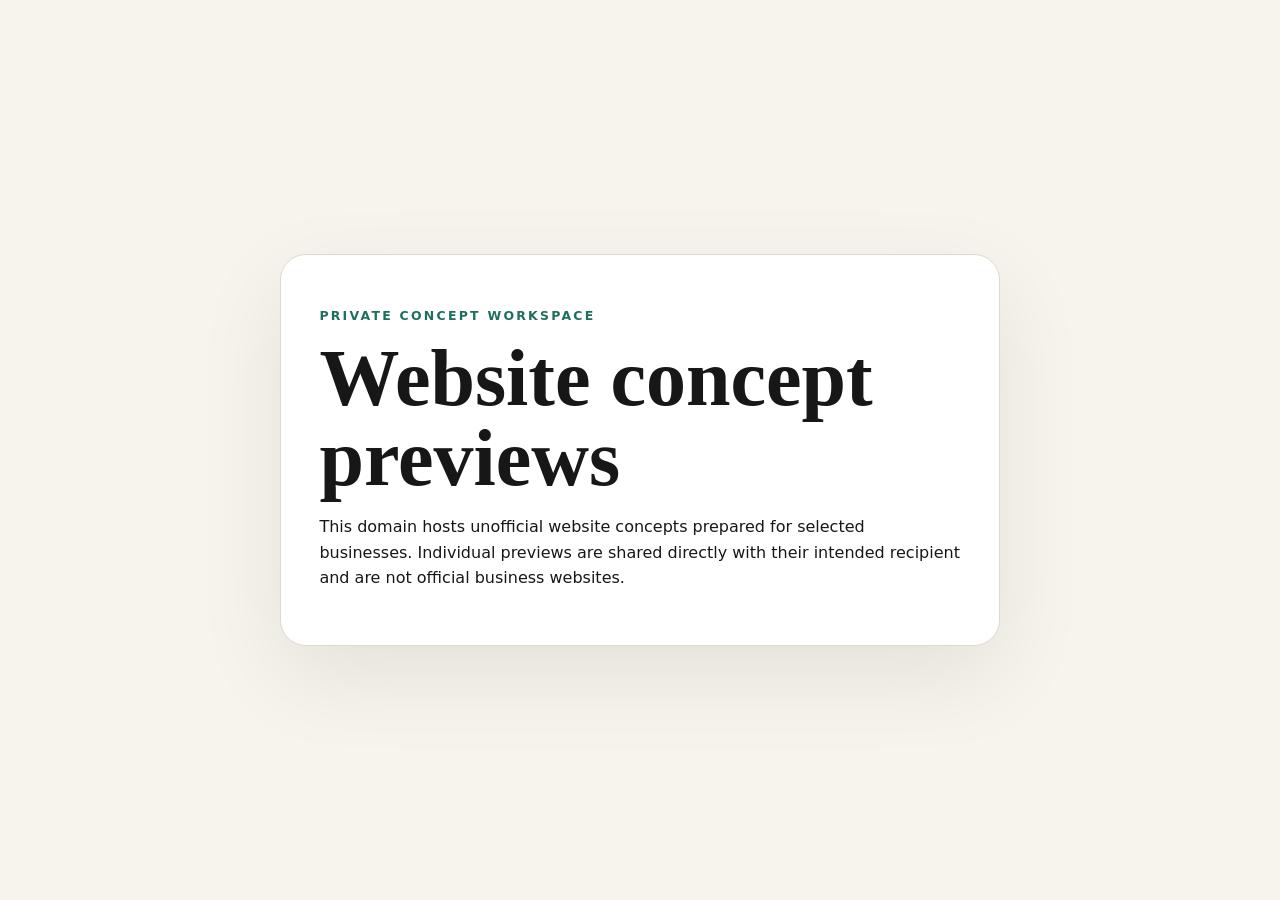
<file: index.html>
<!doctype html>
<html lang="en">
<head>
  <meta charset="utf-8" />
  <meta name="viewport" content="width=device-width, initial-scale=1" />
  <meta name="robots" content="noindex,nofollow,noarchive" />
  <title>Website Concept Previews</title>
  <link rel="stylesheet" href="assets/styles.css" />
</head>
<body class="hub-page">
  <main class="hub-shell">
    <p class="eyebrow">PRIVATE CONCEPT WORKSPACE</p>
    <h1>Website concept previews</h1>
    <p>This domain hosts unofficial website concepts prepared for selected businesses. Individual previews are shared directly with their intended recipient and are not official business websites.</p>
  </main>
</body>
</html>
</file>
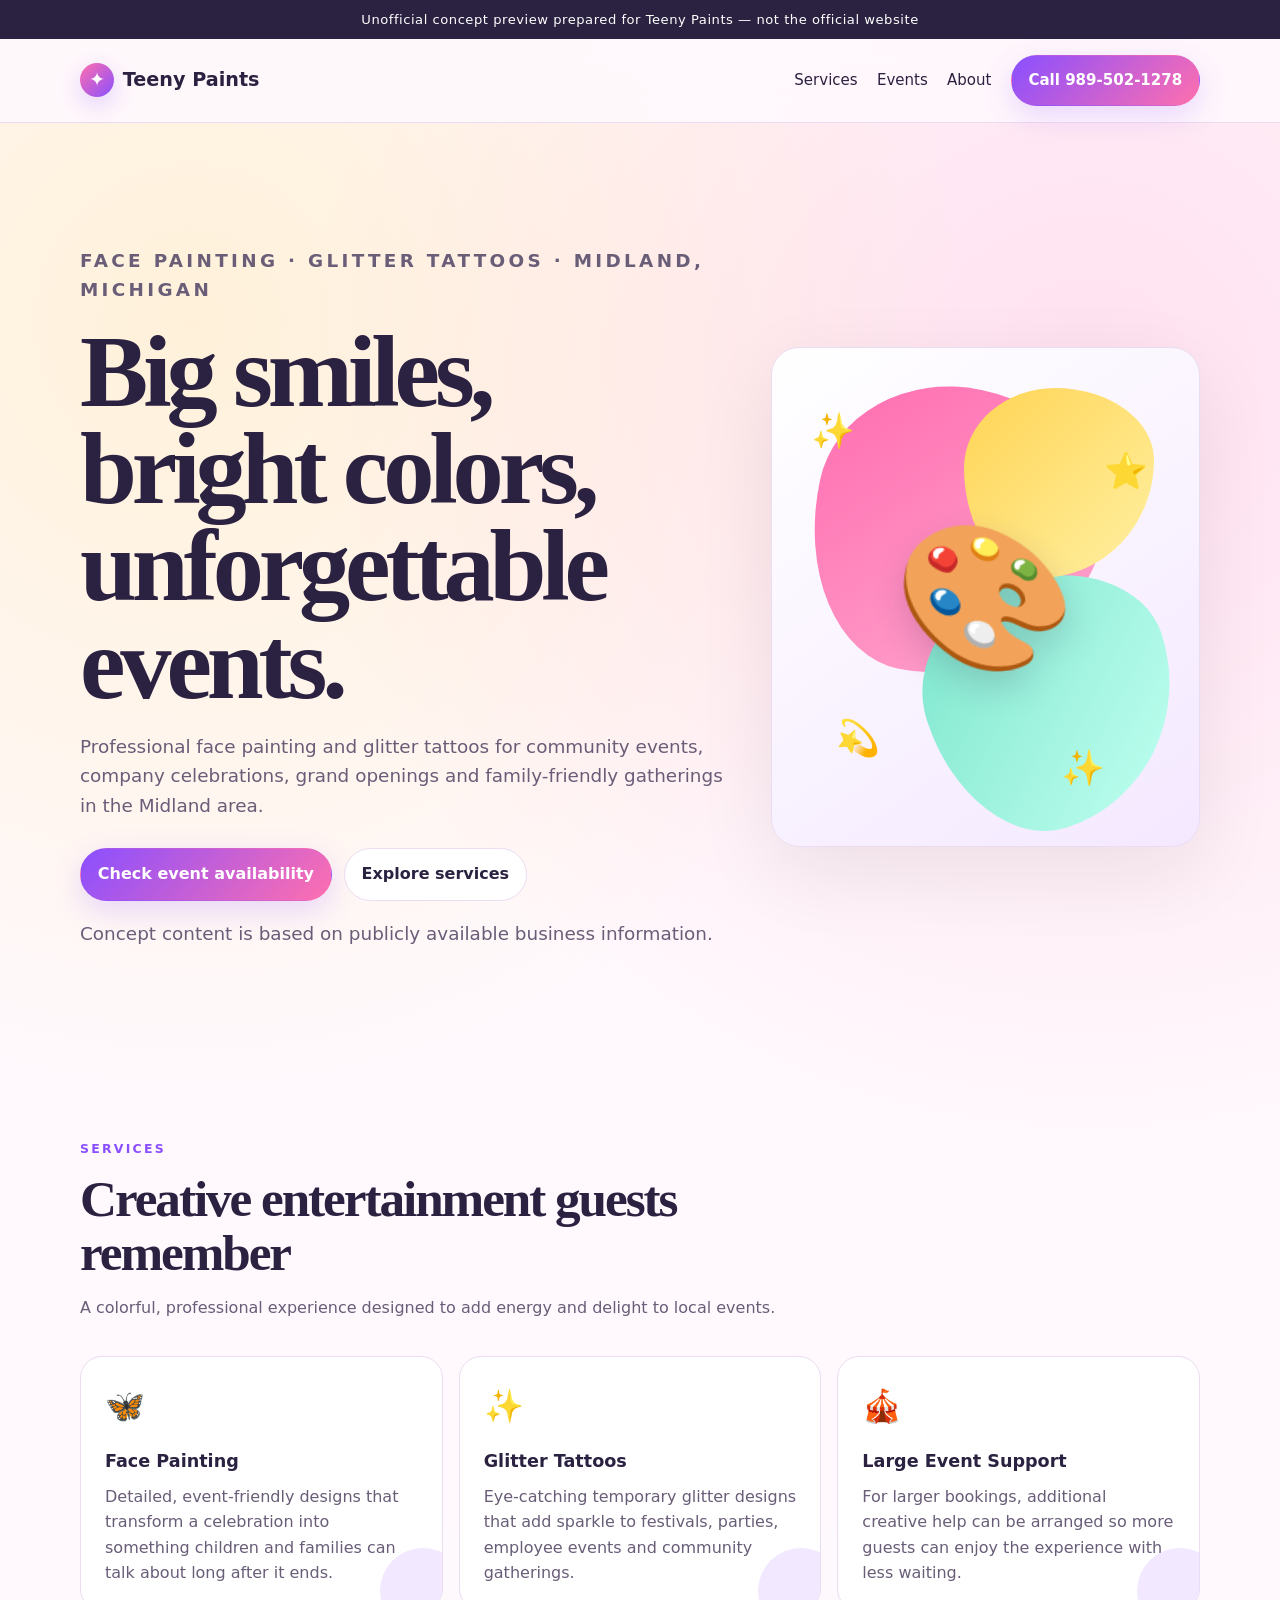
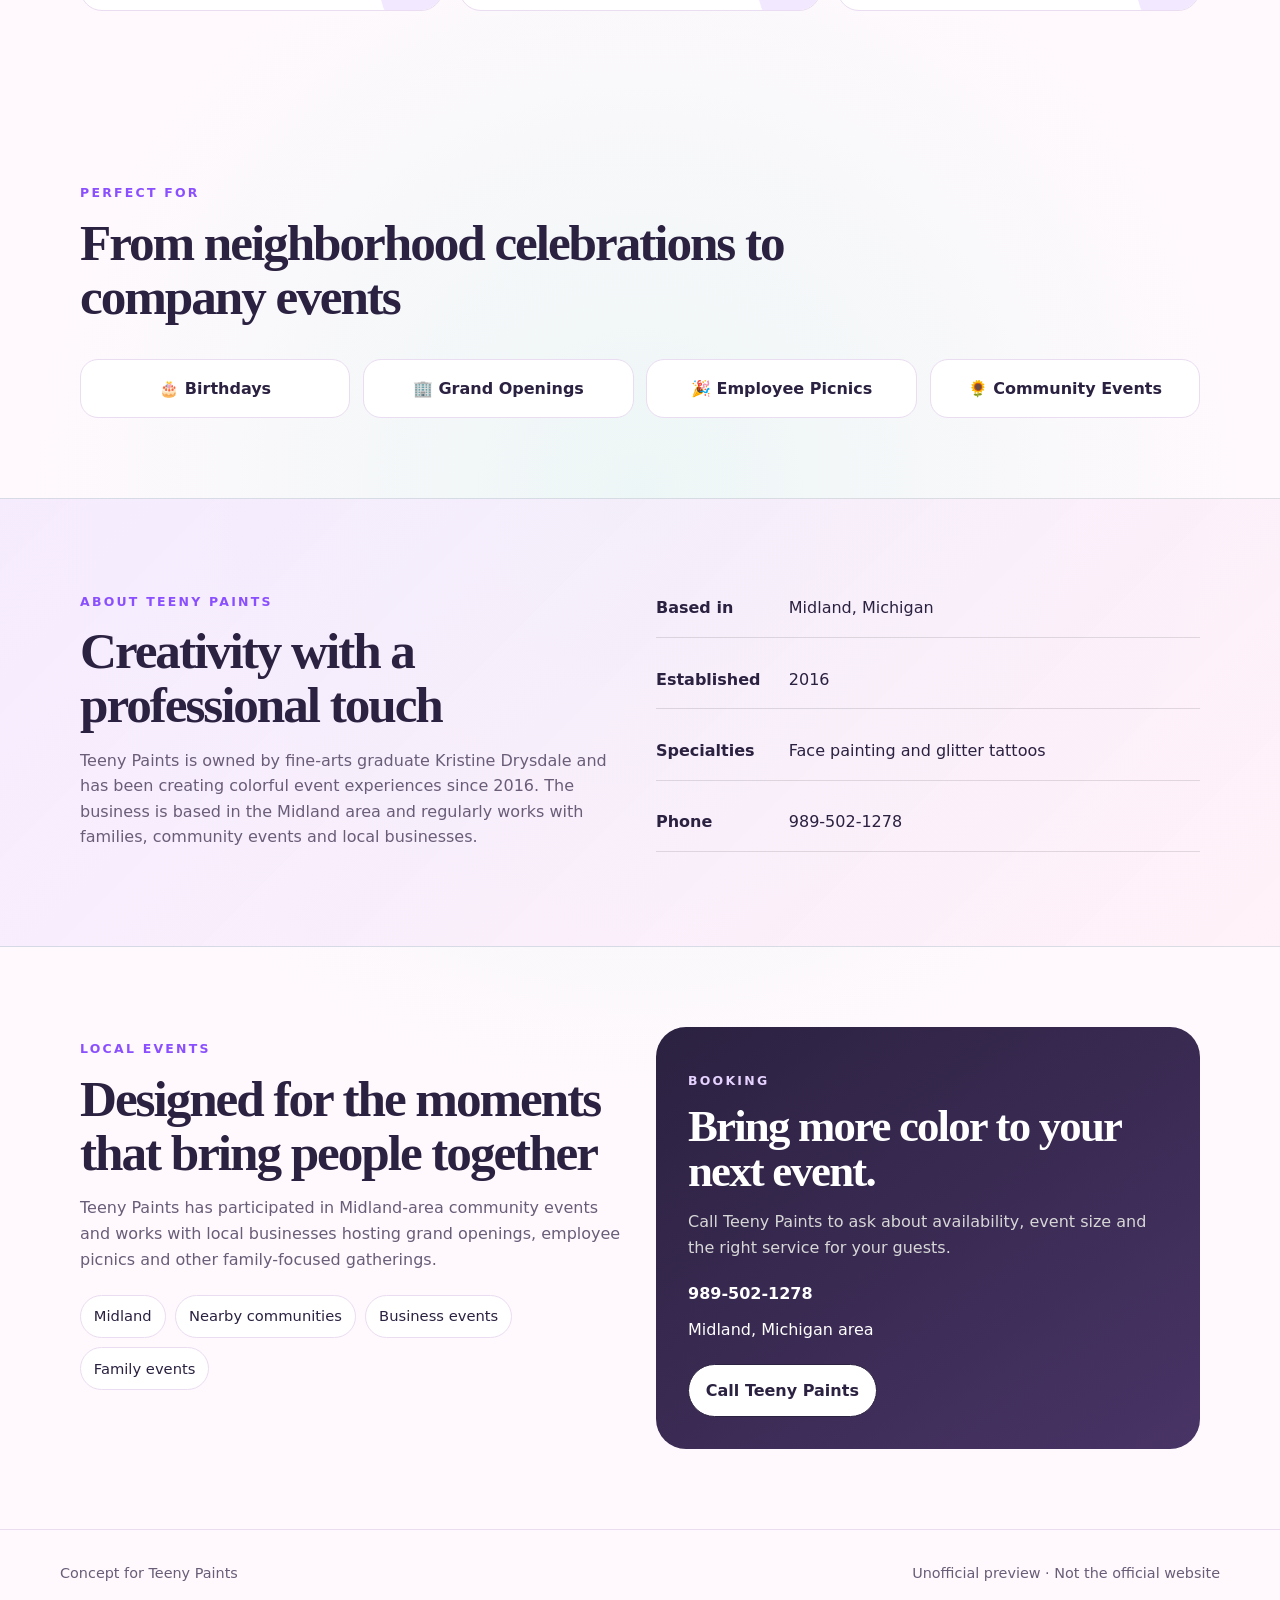
<file: teeny-paints/index.html>
<!doctype html>
<html lang="en">
<head>
  <meta charset="utf-8" />
  <meta name="viewport" content="width=device-width, initial-scale=1" />
  <meta name="robots" content="noindex,nofollow,noarchive" />
  <meta name="description" content="Unofficial website concept for Teeny Paints, offering face painting and glitter tattoos for events in the Midland, Michigan area." />
  <title>Teeny Paints | Face Painting & Glitter Tattoos</title>
  <style>
    :root{--ink:#171717;--paper:#f7f4ee;--card:#fff;--muted:#6b6b6b;--line:#ded9d0;--accent:#1f6f5f;--accent2:#dcebe5;--max:1160px}*{box-sizing:border-box}html{scroll-behavior:smooth}body{margin:0;font-family:Inter,ui-sans-serif,system-ui,-apple-system,BlinkMacSystemFont,"Segoe UI",sans-serif;background:var(--paper);color:var(--ink);line-height:1.6}a{color:inherit}.concept-banner{background:#121212;color:#fff;text-align:center;padding:.55rem 1rem;font-size:.82rem;letter-spacing:.04em}.site-nav{position:sticky;top:0;z-index:20;background:rgba(247,244,238,.92);backdrop-filter:blur(14px);border-bottom:1px solid var(--line)}.nav-inner{max-width:var(--max);margin:auto;padding:1rem 1.25rem;display:flex;align-items:center;justify-content:space-between;gap:1rem}.brand{font-size:1.1rem;font-weight:800;text-decoration:none}.nav-links{display:flex;gap:1.2rem;align-items:center}.nav-links a{text-decoration:none;font-size:.94rem}.button{display:inline-flex;align-items:center;justify-content:center;gap:.45rem;padding:.8rem 1.05rem;border-radius:999px;text-decoration:none;font-weight:750;border:1px solid var(--ink);transition:.2s ease}.button.primary{background:var(--ink);color:#fff}.button.secondary{background:transparent}.button:hover{transform:translateY(-1px)}.hero{max-width:var(--max);margin:auto;padding:6.5rem 1.25rem 5rem;display:grid;grid-template-columns:1.2fr .8fr;gap:3rem;align-items:center}.eyebrow{font-size:.78rem;letter-spacing:.18em;text-transform:uppercase;color:var(--accent);font-weight:850}.hero h1{font-family:Georgia,"Times New Roman",serif;font-size:clamp(3rem,7vw,6.3rem);line-height:.95;letter-spacing:-.05em;margin:.7rem 0 1.25rem}.hero p{max-width:690px;font-size:1.1rem;color:var(--muted)}.hero-card{background:var(--card);border:1px solid var(--line);border-radius:28px;padding:1.35rem;box-shadow:0 25px 80px rgba(31,31,31,.08)}.cta-row{display:flex;flex-wrap:wrap;gap:.75rem;margin-top:1.7rem}.section{max-width:var(--max);margin:auto;padding:5rem 1.25rem}.section-head{max-width:720px;margin-bottom:2.2rem}.section h2{font-family:Georgia,"Times New Roman",serif;font-size:clamp(2.15rem,4vw,4rem);line-height:1.05;letter-spacing:-.04em;margin:.5rem 0}.section-copy{color:var(--muted)}.grid{display:grid;grid-template-columns:repeat(3,1fr);gap:1rem}.card{background:var(--card);border:1px solid var(--line);border-radius:22px;padding:1.5rem}.card h3{margin:.25rem 0 .55rem;font-size:1.1rem}.card p{margin:0;color:var(--muted)}.split{display:grid;grid-template-columns:1fr 1fr;gap:2rem;align-items:start}.soft{background:var(--accent2);border-block:1px solid rgba(31,111,95,.15)}.facts{display:grid;gap:.8rem}.fact{display:flex;gap:.8rem;padding:1rem 0;border-bottom:1px solid rgba(23,23,23,.12)}.fact strong{min-width:120px}.service-area{display:flex;flex-wrap:wrap;gap:.6rem}.pill{background:var(--card);border:1px solid var(--line);border-radius:999px;padding:.55rem .8rem;font-size:.92rem}.contact-box{background:var(--ink);color:#fff;border-radius:30px;padding:2rem}.contact-box p{color:#d7d7d7}.contact-list{display:grid;gap:.65rem;margin:1.3rem 0}.footer{border-top:1px solid var(--line);padding:2rem 1.25rem;color:var(--muted);font-size:.9rem}.footer-inner{max-width:var(--max);margin:auto;display:flex;justify-content:space-between;gap:1rem;flex-wrap:wrap}@media(max-width:850px){.hero,.split{grid-template-columns:1fr}.hero{padding-top:4.5rem}.hero-card{max-width:560px}.grid{grid-template-columns:1fr 1fr}.nav-links a:not(.button){display:none}}@media(max-width:580px){.grid{grid-template-columns:1fr}.hero h1{font-size:3.2rem}.section{padding-block:3.8rem}.nav-inner{padding:.85rem 1rem}.button{padding:.72rem .9rem;font-size:.9rem}}
    :root{--ink:#2b2140;--paper:#fff9fd;--card:#ffffff;--muted:#695d78;--line:#eadcf1;--accent:#8a4fff;--accent2:#f2e8ff;--pink:#ff6fae;--sun:#ffd45a;--mint:#80e5cc}
    body{background:radial-gradient(circle at 15% 10%,rgba(255,212,90,.22),transparent 25%),radial-gradient(circle at 85% 12%,rgba(255,111,174,.18),transparent 26%),radial-gradient(circle at 50% 65%,rgba(128,229,204,.14),transparent 28%),var(--paper)}
    .concept-banner{background:#2b2140}.site-nav{background:rgba(255,249,253,.9)}
    .brand{display:flex;align-items:center;gap:.55rem;font-size:1.2rem}.brand-mark{width:34px;height:34px;border-radius:50%;display:grid;place-items:center;background:linear-gradient(135deg,var(--pink),var(--accent));color:white;box-shadow:0 8px 24px rgba(138,79,255,.25)}
    .hero{min-height:74vh}.hero h1{font-size:clamp(3.25rem,8vw,7.2rem);max-width:760px}.hero p{font-size:1.15rem}
    .hero-art{position:relative;min-height:500px;overflow:hidden;background:linear-gradient(145deg,#fff,#f4e8ff)}
    .blob{position:absolute;border-radius:48% 52% 60% 40%/42% 38% 62% 58%;filter:saturate(1.05)}
    .blob.one{width:290px;height:290px;background:linear-gradient(135deg,var(--pink),#ffa9cf);top:40px;left:40px;transform:rotate(12deg)}
    .blob.two{width:250px;height:250px;background:linear-gradient(135deg,var(--mint),#c6fff2);right:22px;bottom:20px;transform:rotate(-18deg)}
    .blob.three{width:190px;height:190px;background:linear-gradient(135deg,var(--sun),#fff0a6);right:45px;top:40px}
    .paint-face{position:absolute;inset:0;display:grid;place-items:center;font-size:9rem;text-shadow:0 14px 35px rgba(43,33,64,.18);transform:rotate(-4deg)}
    .sparkle{position:absolute;font-size:2.2rem}.s1{top:11%;left:9%}.s2{top:19%;right:12%}.s3{bottom:16%;left:15%}.s4{bottom:10%;right:22%}
    .button.primary{background:linear-gradient(135deg,var(--accent),var(--pink));border-color:transparent;box-shadow:0 10px 30px rgba(138,79,255,.2)}
    .button.secondary{background:#fff;border-color:var(--line)}
    .card{position:relative;overflow:hidden}.card::after{content:"";position:absolute;width:86px;height:86px;border-radius:50%;right:-24px;bottom:-24px;background:var(--accent2)}
    .service-icon{font-size:2rem;display:block;margin-bottom:.9rem}
    .event-strip{display:grid;grid-template-columns:repeat(4,1fr);gap:.8rem}.event-chip{padding:1rem;border-radius:18px;text-align:center;background:#fff;border:1px solid var(--line);font-weight:750}
    .soft{background:linear-gradient(135deg,rgba(242,232,255,.75),rgba(255,239,247,.7))}.contact-box{background:linear-gradient(145deg,#2b2140,#493466)}.mini-note{font-size:.82rem;color:var(--muted)}
    @media(max-width:850px){.hero-art{min-height:390px}.event-strip{grid-template-columns:1fr 1fr}}
  </style>
</head>
<body>
  <div class="concept-banner">Unofficial concept preview prepared for Teeny Paints — not the official website</div>
  <header class="site-nav"><div class="nav-inner"><a class="brand" href="#top"><span class="brand-mark">✦</span>Teeny Paints</a><nav class="nav-links" aria-label="Primary navigation"><a href="#services">Services</a><a href="#events">Events</a><a href="#about">About</a><a class="button primary" href="tel:9895021278">Call 989-502-1278</a></nav></div></header>
  <main>
    <section class="hero" id="top"><div><p class="eyebrow">FACE PAINTING · GLITTER TATTOOS · MIDLAND, MICHIGAN</p><h1>Big smiles, bright colors, unforgettable events.</h1><p>Professional face painting and glitter tattoos for community events, company celebrations, grand openings and family-friendly gatherings in the Midland area.</p><div class="cta-row"><a class="button primary" href="tel:9895021278">Check event availability</a><a class="button secondary" href="#services">Explore services</a></div><p class="mini-note">Concept content is based on publicly available business information.</p></div><aside class="hero-card hero-art" aria-label="Colorful illustration representing face painting"><span class="blob one"></span><span class="blob two"></span><span class="blob three"></span><span class="sparkle s1">✨</span><span class="sparkle s2">⭐</span><span class="sparkle s3">💫</span><span class="sparkle s4">✨</span><div class="paint-face">🎨</div></aside></section>
    <section class="section" id="services"><div class="section-head"><p class="eyebrow">SERVICES</p><h2>Creative entertainment guests remember</h2><p class="section-copy">A colorful, professional experience designed to add energy and delight to local events.</p></div><div class="grid"><article class="card"><span class="service-icon">🦋</span><h3>Face Painting</h3><p>Detailed, event-friendly designs that transform a celebration into something children and families can talk about long after it ends.</p></article><article class="card"><span class="service-icon">✨</span><h3>Glitter Tattoos</h3><p>Eye-catching temporary glitter designs that add sparkle to festivals, parties, employee events and community gatherings.</p></article><article class="card"><span class="service-icon">🎪</span><h3>Large Event Support</h3><p>For larger bookings, additional creative help can be arranged so more guests can enjoy the experience with less waiting.</p></article></div></section>
    <section class="section" id="events"><div class="section-head"><p class="eyebrow">PERFECT FOR</p><h2>From neighborhood celebrations to company events</h2></div><div class="event-strip"><div class="event-chip">🎂 Birthdays</div><div class="event-chip">🏢 Grand Openings</div><div class="event-chip">🎉 Employee Picnics</div><div class="event-chip">🌻 Community Events</div></div></section>
    <div class="soft"><section class="section split" id="about"><div><p class="eyebrow">ABOUT TEENY PAINTS</p><h2>Creativity with a professional touch</h2><p class="section-copy">Teeny Paints is owned by fine-arts graduate Kristine Drysdale and has been creating colorful event experiences since 2016. The business is based in the Midland area and regularly works with families, community events and local businesses.</p></div><div class="facts"><div class="fact"><strong>Based in</strong><span>Midland, Michigan</span></div><div class="fact"><strong>Established</strong><span>2016</span></div><div class="fact"><strong>Specialties</strong><span>Face painting and glitter tattoos</span></div><div class="fact"><strong>Phone</strong><span>989-502-1278</span></div></div></section></div>
    <section class="section split"><div><p class="eyebrow">LOCAL EVENTS</p><h2>Designed for the moments that bring people together</h2><p class="section-copy">Teeny Paints has participated in Midland-area community events and works with local businesses hosting grand openings, employee picnics and other family-focused gatherings.</p><div class="service-area" style="margin-top:1.4rem"><span class="pill">Midland</span><span class="pill">Nearby communities</span><span class="pill">Business events</span><span class="pill">Family events</span></div></div><div class="contact-box"><p class="eyebrow" style="color:#e6d2ff">BOOKING</p><h2 style="font-family:Georgia,serif;font-size:2.8rem;line-height:1;margin:.5rem 0">Bring more color to your next event.</h2><p>Call Teeny Paints to ask about availability, event size and the right service for your guests.</p><div class="contact-list"><strong>989-502-1278</strong><span>Midland, Michigan area</span></div><a class="button" style="background:#fff;color:#2b2140" href="tel:9895021278">Call Teeny Paints</a></div></section>
  </main>
  <footer class="footer"><div class="footer-inner"><span>Concept for Teeny Paints</span><span>Unofficial preview · Not the official website</span></div></footer>
</body>
</html>
</file>
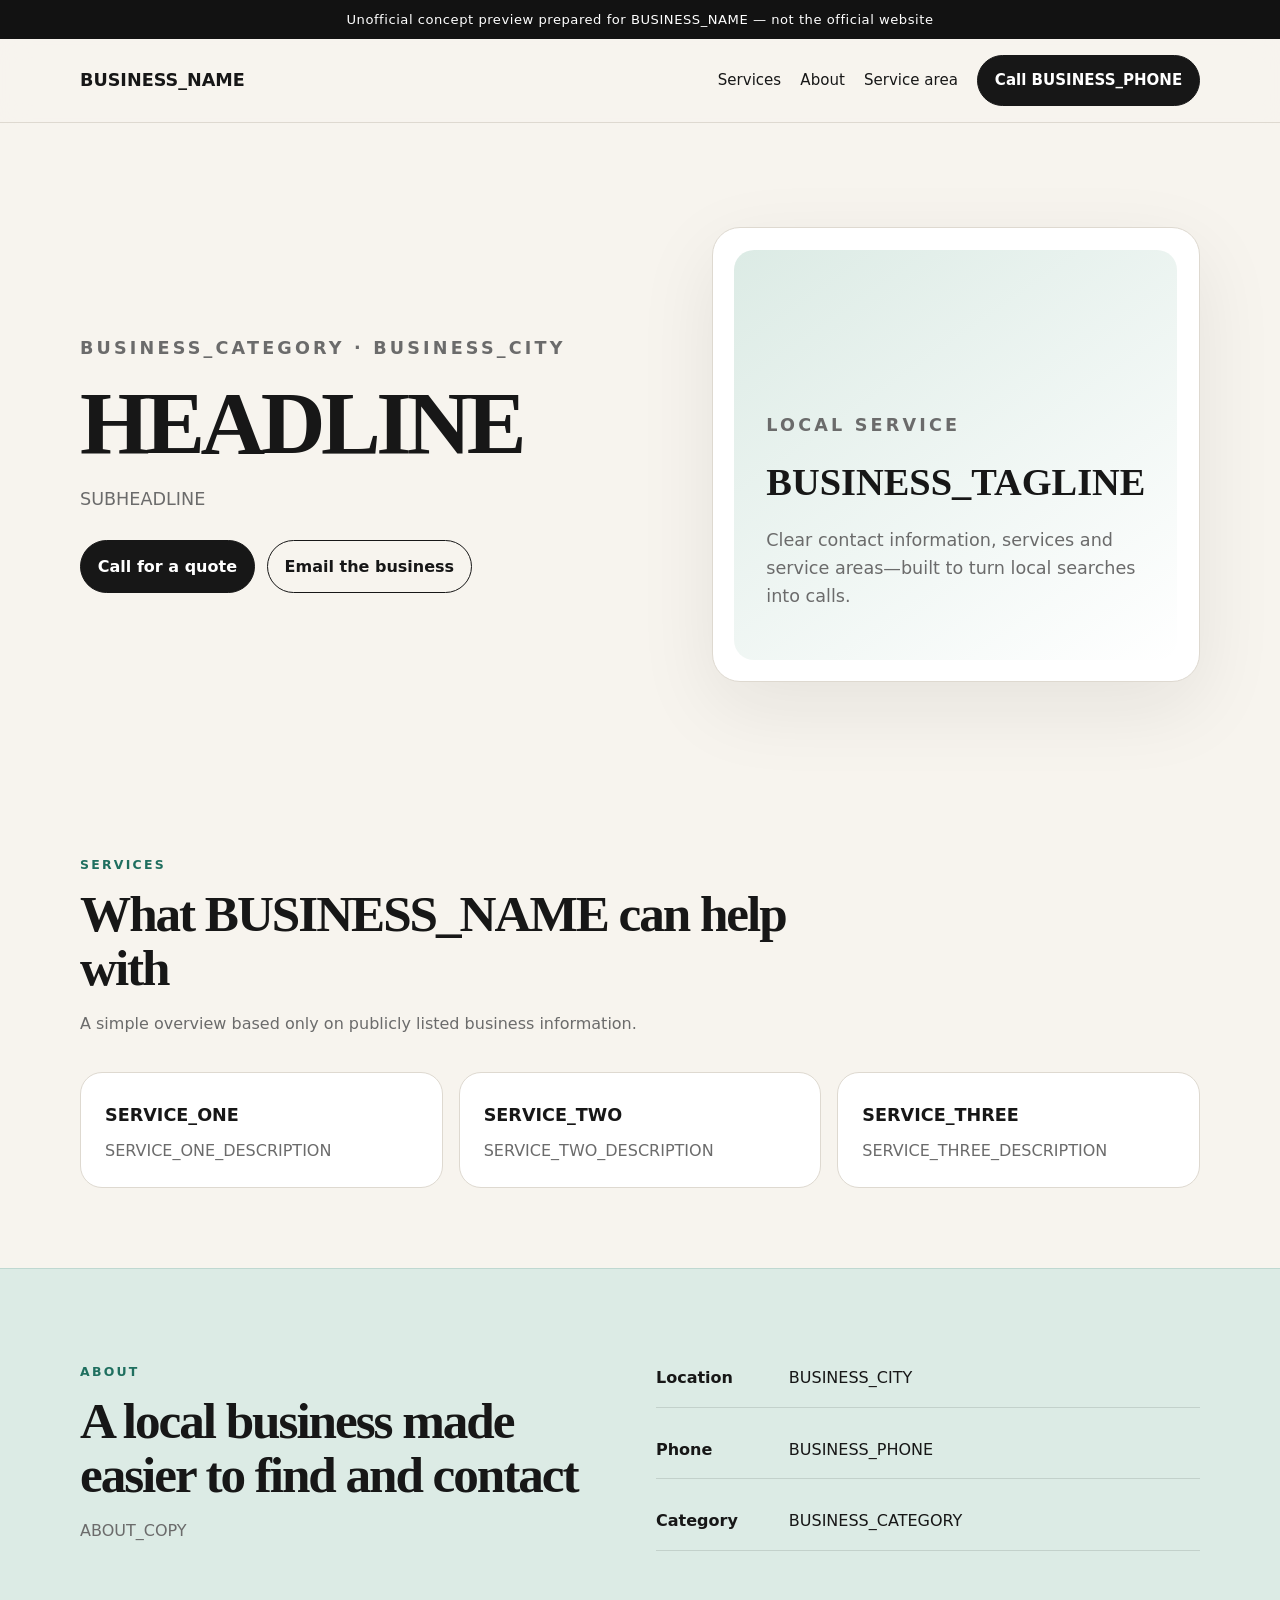
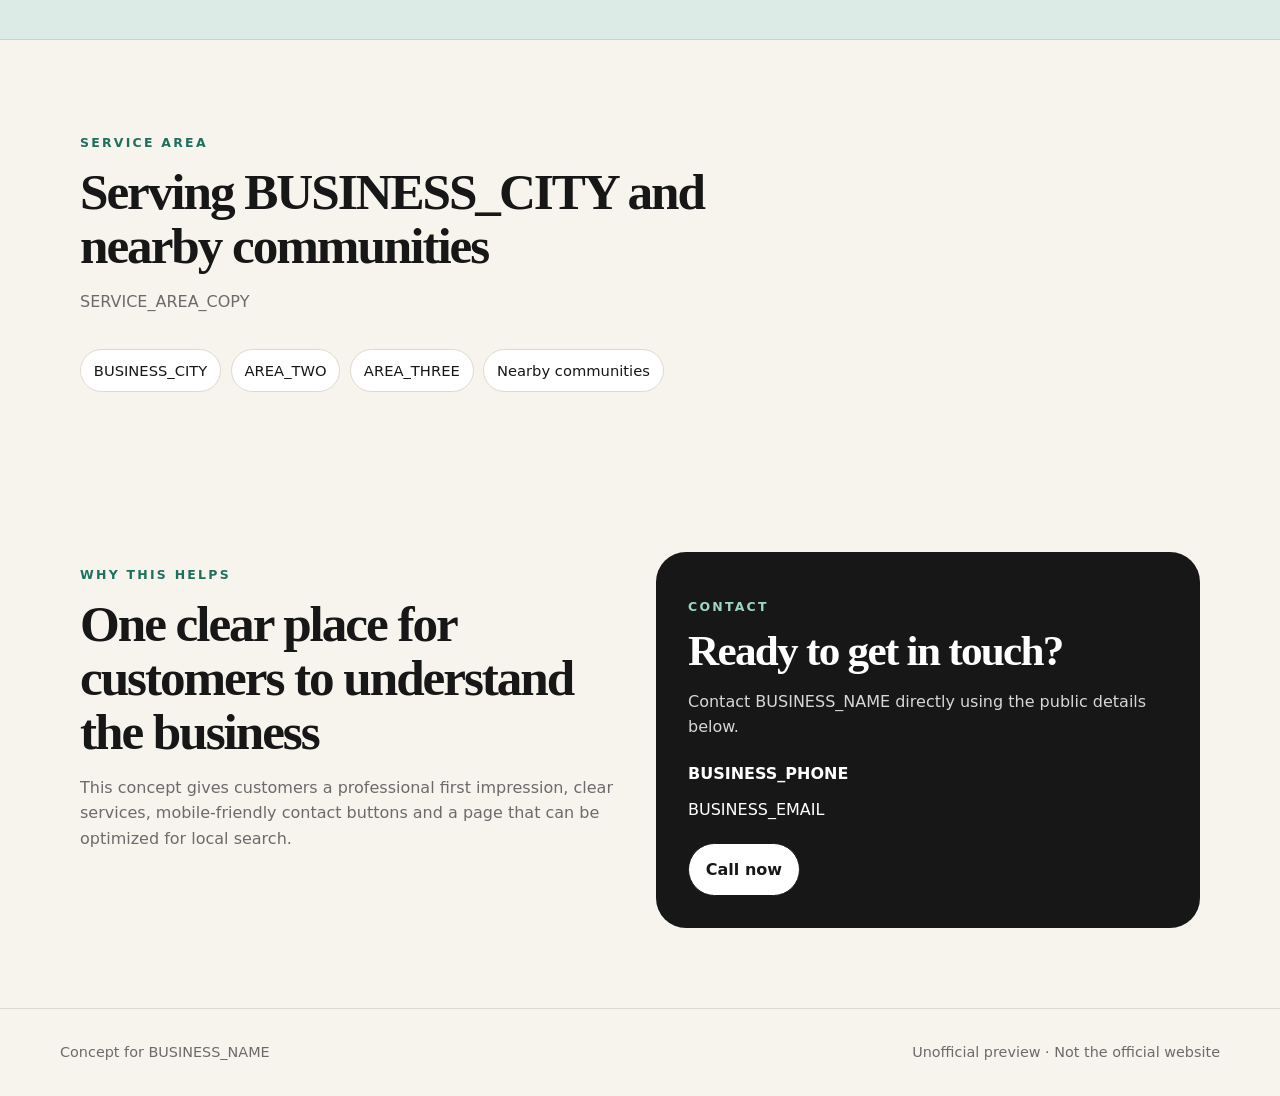
<file: template/index.html>
<!doctype html>
<html lang="en">
<head>
  <meta charset="utf-8" />
  <meta name="viewport" content="width=device-width, initial-scale=1" />
  <meta name="robots" content="noindex,nofollow,noarchive" />
  <meta name="description" content="Unofficial website concept prepared for BUSINESS_NAME." />
  <title>BUSINESS_NAME | Website Concept</title>
  <link rel="stylesheet" href="../assets/styles.css" />
</head>
<body>
  <div class="concept-banner">Unofficial concept preview prepared for BUSINESS_NAME — not the official website</div>
  <header class="site-nav">
    <div class="nav-inner">
      <a class="brand" href="#top">BUSINESS_NAME</a>
      <nav class="nav-links" aria-label="Primary navigation">
        <a href="#services">Services</a><a href="#about">About</a><a href="#area">Service area</a><a class="button primary" href="tel:PHONE_DIGITS">Call BUSINESS_PHONE</a>
      </nav>
    </div>
  </header>
  <main>
    <section class="hero" id="top">
      <div>
        <p class="eyebrow">BUSINESS_CATEGORY · BUSINESS_CITY</p>
        <h1>HEADLINE</h1>
        <p>SUBHEADLINE</p>
        <div class="cta-row"><a class="button primary" href="tel:PHONE_DIGITS">Call for a quote</a><a class="button secondary" href="mailto:BUSINESS_EMAIL">Email the business</a></div>
      </div>
      <aside class="hero-card">
        <div style="padding:2rem;min-height:410px;border-radius:20px;background:linear-gradient(145deg,var(--accent2),#fff);display:flex;flex-direction:column;justify-content:flex-end">
          <p class="eyebrow">LOCAL SERVICE</p><h2 style="font-family:Georgia,serif;font-size:2.4rem;line-height:1;margin:.4rem 0">BUSINESS_TAGLINE</h2><p>Clear contact information, services and service areas—built to turn local searches into calls.</p>
        </div>
      </aside>
    </section>
    <section class="section" id="services">
      <div class="section-head"><p class="eyebrow">SERVICES</p><h2>What BUSINESS_NAME can help with</h2><p class="section-copy">A simple overview based only on publicly listed business information.</p></div>
      <div class="grid">
        <article class="card"><h3>SERVICE_ONE</h3><p>SERVICE_ONE_DESCRIPTION</p></article>
        <article class="card"><h3>SERVICE_TWO</h3><p>SERVICE_TWO_DESCRIPTION</p></article>
        <article class="card"><h3>SERVICE_THREE</h3><p>SERVICE_THREE_DESCRIPTION</p></article>
      </div>
    </section>
    <div class="soft">
      <section class="section split" id="about">
        <div><p class="eyebrow">ABOUT</p><h2>A local business made easier to find and contact</h2><p class="section-copy">ABOUT_COPY</p></div>
        <div class="facts"><div class="fact"><strong>Location</strong><span>BUSINESS_CITY</span></div><div class="fact"><strong>Phone</strong><span>BUSINESS_PHONE</span></div><div class="fact"><strong>Category</strong><span>BUSINESS_CATEGORY</span></div></div>
      </section>
    </div>
    <section class="section" id="area">
      <div class="section-head"><p class="eyebrow">SERVICE AREA</p><h2>Serving BUSINESS_CITY and nearby communities</h2><p class="section-copy">SERVICE_AREA_COPY</p></div>
      <div class="service-area"><span class="pill">BUSINESS_CITY</span><span class="pill">AREA_TWO</span><span class="pill">AREA_THREE</span><span class="pill">Nearby communities</span></div>
    </section>
    <section class="section split">
      <div><p class="eyebrow">WHY THIS HELPS</p><h2>One clear place for customers to understand the business</h2><p class="section-copy">This concept gives customers a professional first impression, clear services, mobile-friendly contact buttons and a page that can be optimized for local search.</p></div>
      <div class="contact-box"><p class="eyebrow" style="color:#9fd5c7">CONTACT</p><h2 style="font-family:Georgia,serif;font-size:2.7rem;line-height:1;margin:.5rem 0">Ready to get in touch?</h2><p>Contact BUSINESS_NAME directly using the public details below.</p><div class="contact-list"><strong>BUSINESS_PHONE</strong><span>BUSINESS_EMAIL</span></div><a class="button" style="background:#fff;color:#171717" href="tel:PHONE_DIGITS">Call now</a></div>
    </section>
  </main>
  <footer class="footer"><div class="footer-inner"><span>Concept for BUSINESS_NAME</span><span>Unofficial preview · Not the official website</span></div></footer>
</body>
</html>
</file>
<file: assets/styles.css>
:root{--ink:#171717;--paper:#f7f4ee;--card:#fff;--muted:#6b6b6b;--line:#ded9d0;--accent:#1f6f5f;--accent2:#dcebe5;--max:1160px}*{box-sizing:border-box}html{scroll-behavior:smooth}body{margin:0;font-family:Inter,ui-sans-serif,system-ui,-apple-system,BlinkMacSystemFont,"Segoe UI",sans-serif;background:var(--paper);color:var(--ink);line-height:1.6}a{color:inherit}.concept-banner{background:#121212;color:#fff;text-align:center;padding:.55rem 1rem;font-size:.82rem;letter-spacing:.04em}.site-nav{position:sticky;top:0;z-index:20;background:rgba(247,244,238,.92);backdrop-filter:blur(14px);border-bottom:1px solid var(--line)}.nav-inner{max-width:var(--max);margin:auto;padding:1rem 1.25rem;display:flex;align-items:center;justify-content:space-between;gap:1rem}.brand{font-size:1.1rem;font-weight:800;text-decoration:none}.nav-links{display:flex;gap:1.2rem;align-items:center}.nav-links a{text-decoration:none;font-size:.94rem}.button{display:inline-flex;align-items:center;justify-content:center;gap:.45rem;padding:.8rem 1.05rem;border-radius:999px;text-decoration:none;font-weight:750;border:1px solid var(--ink);transition:.2s ease}.button.primary{background:var(--ink);color:#fff}.button.secondary{background:transparent}.button:hover{transform:translateY(-1px)}.hero{max-width:var(--max);margin:auto;padding:6.5rem 1.25rem 5rem;display:grid;grid-template-columns:1.2fr .8fr;gap:3rem;align-items:center}.eyebrow{font-size:.78rem;letter-spacing:.18em;text-transform:uppercase;color:var(--accent);font-weight:850}.hero h1{font-family:Georgia,"Times New Roman",serif;font-size:clamp(3rem,7vw,6.3rem);line-height:.95;letter-spacing:-.05em;margin:.7rem 0 1.25rem}.hero p{max-width:690px;font-size:1.1rem;color:var(--muted)}.hero-card{background:var(--card);border:1px solid var(--line);border-radius:28px;padding:1.35rem;box-shadow:0 25px 80px rgba(31,31,31,.08)}.hero-image{width:100%;aspect-ratio:4/5;object-fit:cover;border-radius:20px;background:#ddd}.cta-row{display:flex;flex-wrap:wrap;gap:.75rem;margin-top:1.7rem}.section{max-width:var(--max);margin:auto;padding:5rem 1.25rem}.section-head{max-width:720px;margin-bottom:2.2rem}.section h2{font-family:Georgia,"Times New Roman",serif;font-size:clamp(2.15rem,4vw,4rem);line-height:1.05;letter-spacing:-.04em;margin:.5rem 0}.section-copy{color:var(--muted)}.grid{display:grid;grid-template-columns:repeat(3,1fr);gap:1rem}.card{background:var(--card);border:1px solid var(--line);border-radius:22px;padding:1.5rem}.card h3{margin:.25rem 0 .55rem;font-size:1.1rem}.card p{margin:0;color:var(--muted)}.split{display:grid;grid-template-columns:1fr 1fr;gap:2rem;align-items:start}.soft{background:var(--accent2);border-block:1px solid rgba(31,111,95,.15)}.facts{display:grid;gap:.8rem}.fact{display:flex;gap:.8rem;padding:1rem 0;border-bottom:1px solid rgba(23,23,23,.12)}.fact strong{min-width:120px}.quote{font-size:1.12rem}.service-area{display:flex;flex-wrap:wrap;gap:.6rem}.pill{background:var(--card);border:1px solid var(--line);border-radius:999px;padding:.55rem .8rem;font-size:.92rem}.contact-box{background:var(--ink);color:#fff;border-radius:30px;padding:2rem}.contact-box p{color:#d7d7d7}.contact-list{display:grid;gap:.65rem;margin:1.3rem 0}.footer{border-top:1px solid var(--line);padding:2rem 1.25rem;color:var(--muted);font-size:.9rem}.footer-inner{max-width:var(--max);margin:auto;display:flex;justify-content:space-between;gap:1rem;flex-wrap:wrap}.hub-page{min-height:100vh;display:grid;place-items:center}.hub-shell{width:min(720px,calc(100% - 2rem));background:#fff;border:1px solid var(--line);border-radius:26px;padding:2.4rem;box-shadow:0 30px 90px rgba(0,0,0,.08)}.hub-shell h1{font-family:Georgia,"Times New Roman",serif;font-size:clamp(2.4rem,7vw,5rem);line-height:1;margin:.5rem 0 1rem}@media(max-width:850px){.hero,.split{grid-template-columns:1fr}.hero{padding-top:4.5rem}.hero-card{max-width:560px}.grid{grid-template-columns:1fr 1fr}.nav-links a:not(.button){display:none}}@media(max-width:580px){.grid{grid-template-columns:1fr}.hero h1{font-size:3.2rem}.section{padding-block:3.8rem}.nav-inner{padding:.85rem 1rem}.button{padding:.72rem .9rem;font-size:.9rem}}
</file>
